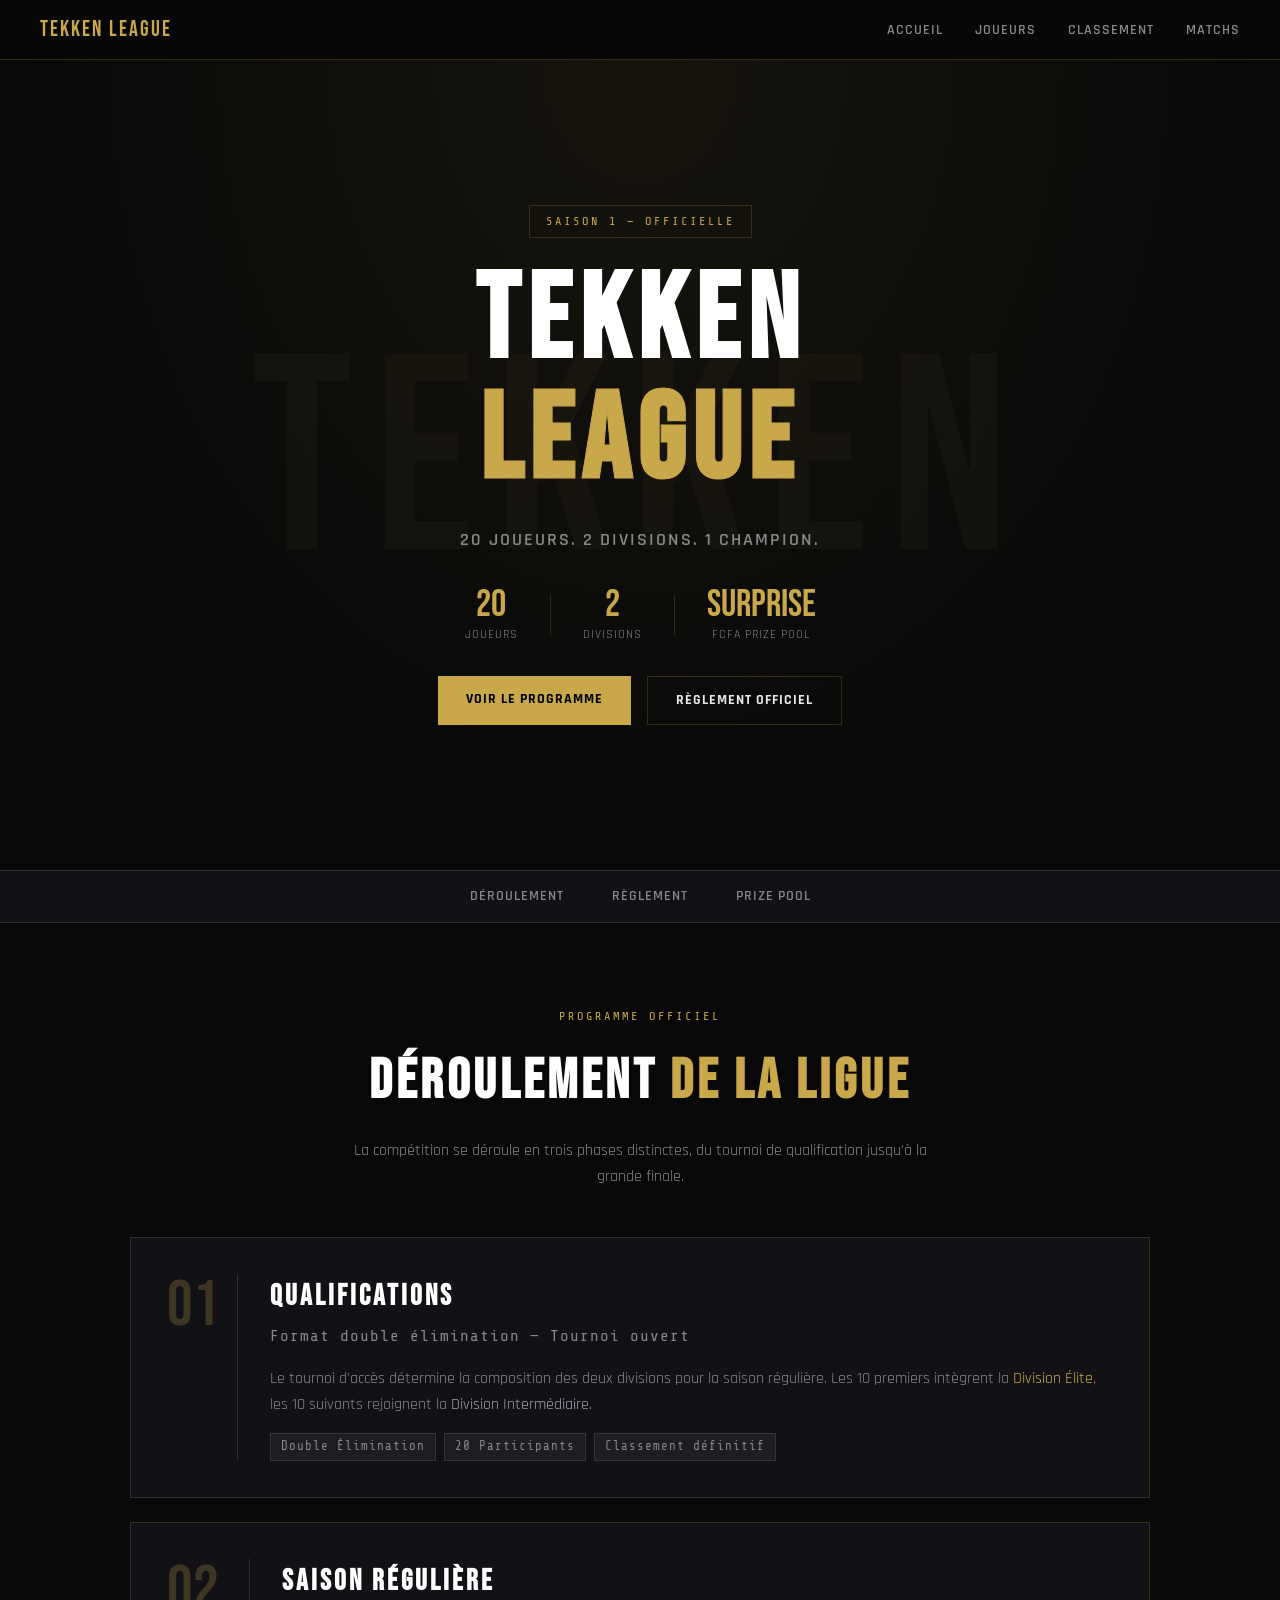
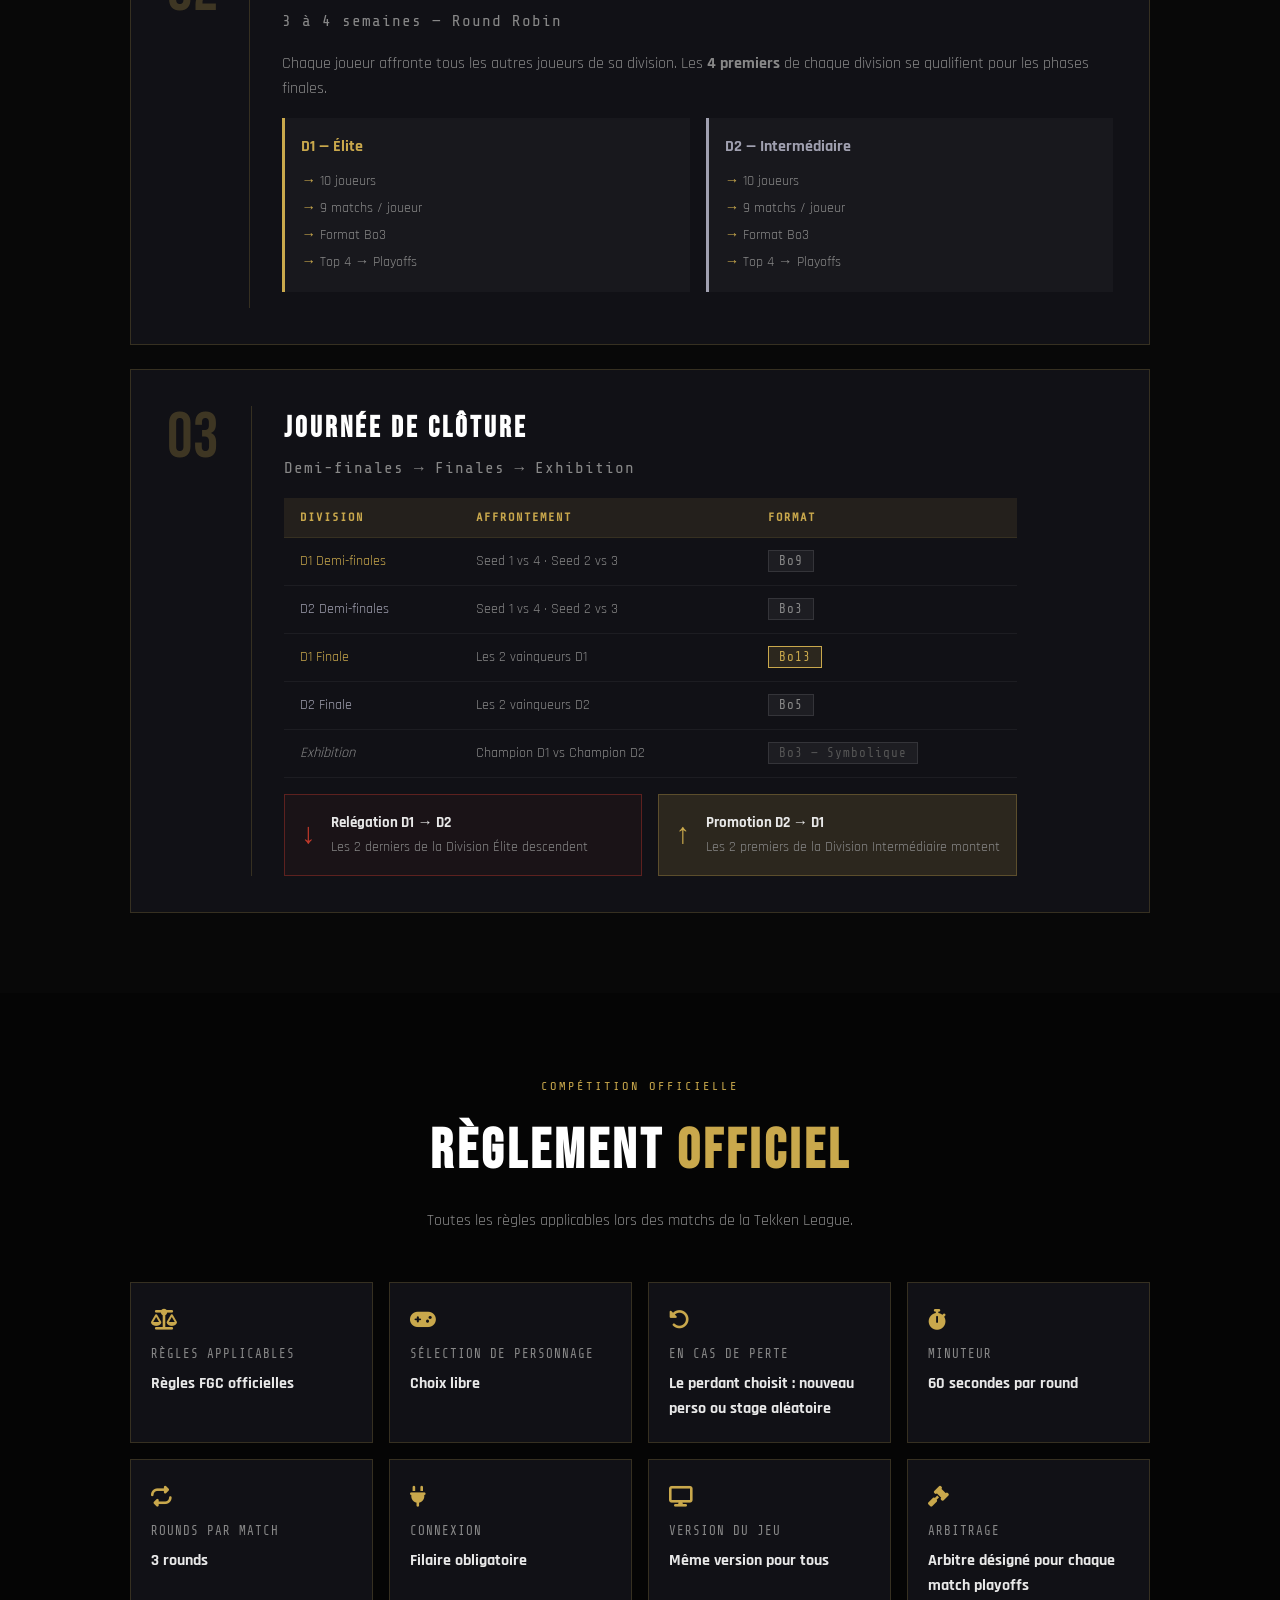
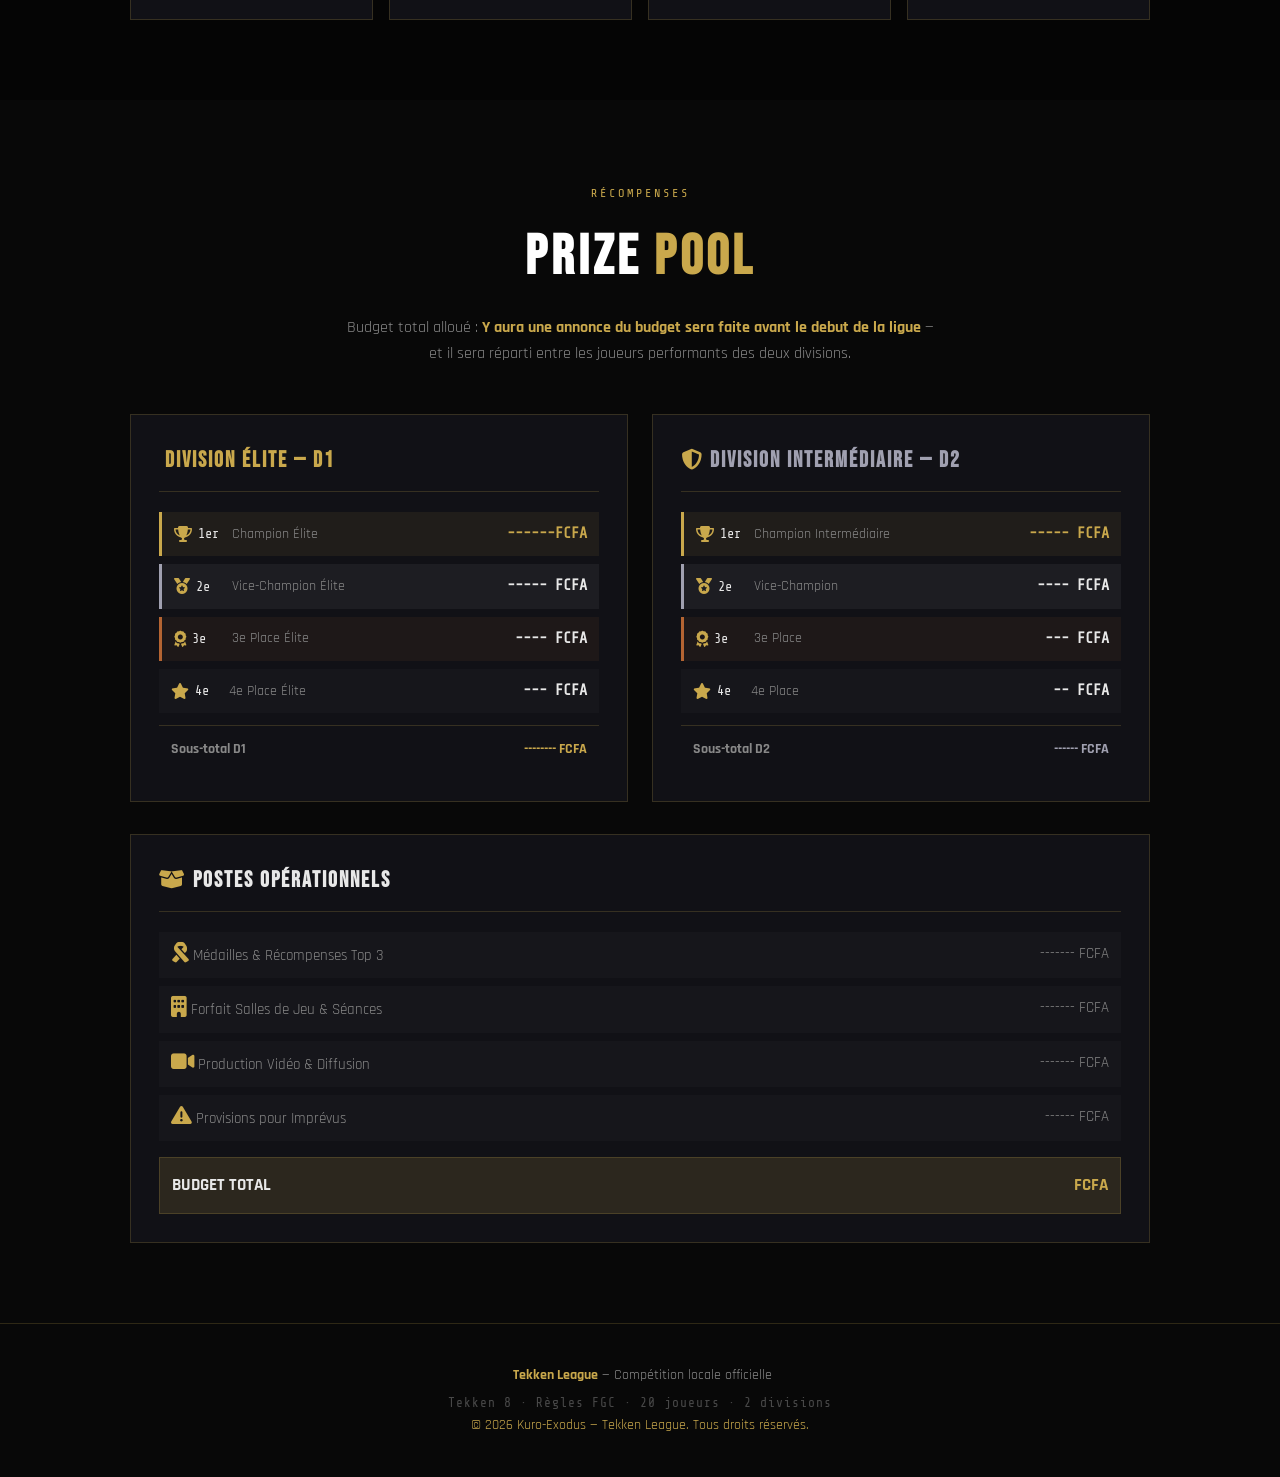
<file: index.html>
<!doctype html>
<html lang="fr">
  <head>
    <meta charset="UTF-8" />
    <meta name="viewport" content="width=device-width, initial-scale=1.0" />
    <title>Tekken League</title>
    <link
      href="https://fonts.googleapis.com/css2?family=Bebas+Neue&family=Rajdhani:wght@400;600;700&family=Share+Tech+Mono&display=swap"
      rel="stylesheet"
    />
    <link
      rel="stylesheet"
      href="https://cdnjs.cloudflare.com/ajax/libs/font-awesome/6.5.0/css/all.min.css"
    />
    <link rel="stylesheet" href="style.css" />
    <style>
      .rule-icon i,
      .prize-rank i,
      .prize-div-title i,
      .ops-item i,
      .ops-budget h3 i {
        color: var(--gold);
        font-size: 1.3rem;
      }
      .prize-rank {
        display: flex;
        align-items: center;
        gap: 6px;
        min-width: 50px;
      }
      .prize-rank i {
        font-size: 1rem;
      }
    </style>
  </head>
  <body>
    <!-- NAVBAR -->
    <nav>
      <a href="index.html" class="logo">TEKKEN LEAGUE</a>
      <ul>
        <li><a href="index.html">Accueil</a></li>
        <li><a href="joueurs.html">Joueurs</a></li>
        <li><a href="classement.html">Classement</a></li>
        <li><a href="matchs.html">Matchs</a></li>
      </ul>
    </nav>

    <!-- HERO -->
    <section class="hero">
      <div class="hero-bg-text">TEKKEN</div>
      <div class="hero-content">
        <div class="hero-badge">SAISON 1 — OFFICIELLE</div>
        <h1 class="hero-title">TEKKEN<span class="gold">LEAGUE</span></h1>
        <p class="hero-subtitle">20 joueurs. 2 divisions. 1 champion.</p>
        <div class="hero-stats">
          <div class="stat">
            <span class="stat-number">20</span>
            <span class="stat-label">Joueurs</span>
          </div>
          <div class="stat-divider"></div>
          <div class="stat">
            <span class="stat-number">2</span>
            <span class="stat-label">Divisions</span>
          </div>
          <div class="stat-divider"></div>
          <div class="stat">
            <span class="stat-number">Surprise</span>
            <span class="stat-label">FCFA Prize Pool</span>
          </div>
        </div>
        <div class="hero-links">
          <a href="#deroulement" class="btn-primary">Voir le programme</a>
          <a href="#reglement" class="btn-outline">Règlement officiel</a>
        </div>
      </div>
    </section>

    <!-- NAVIGATION INTERNE -->
    <div class="inner-nav">
      <a href="#deroulement">Déroulement</a>
      <a href="#reglement">Règlement</a>
      <a href="#prizepool">Prize Pool</a>
    </div>

    <!-- SECTION DÉROULEMENT -->
    <section class="section" id="deroulement">
      <div class="section-header">
        <span class="section-tag">Programme officiel</span>
        <h2 class="section-title">
          DÉROULEMENT <span class="gold">DE LA LIGUE</span>
        </h2>
        <p class="section-desc">
          La compétition se déroule en trois phases distinctes, du tournoi de
          qualification jusqu'à la grande finale.
        </p>
      </div>

      <div class="phases">
        <!-- PHASE 1 -->
        <div class="phase-card">
          <div class="phase-number">01</div>
          <div class="phase-content">
            <h3>Qualifications</h3>
            <p class="phase-format">
              Format double élimination — Tournoi ouvert
            </p>
            <p>
              Le tournoi d'accès détermine la composition des deux divisions
              pour la saison régulière. Les 10 premiers intègrent la
              <span class="gold">Division Élite</span>, les 10 suivants
              rejoignent la <span class="silver">Division Intermédiaire</span>.
            </p>
            <div class="phase-tags">
              <span class="tag">Double Élimination</span>
              <span class="tag">20 Participants</span>
              <span class="tag">Classement définitif</span>
            </div>
          </div>
        </div>

        <!-- PHASE 2 -->
        <div class="phase-card">
          <div class="phase-number">02</div>
          <div class="phase-content">
            <h3>Saison Régulière</h3>
            <p class="phase-format">3 à 4 semaines — Round Robin</p>
            <p>
              Chaque joueur affronte tous les autres joueurs de sa division. Les
              <strong>4 premiers</strong> de chaque division se qualifient pour
              les phases finales.
            </p>
            <div class="phase-grid">
              <div class="phase-div gold-border">
                <strong class="gold">D1 — Élite</strong>
                <ul>
                  <li>10 joueurs</li>
                  <li>9 matchs / joueur</li>
                  <li>Format Bo3</li>
                  <li>Top 4 → Playoffs</li>
                </ul>
              </div>
              <div class="phase-div silver-border">
                <strong class="silver">D2 — Intermédiaire</strong>
                <ul>
                  <li>10 joueurs</li>
                  <li>9 matchs / joueur</li>
                  <li>Format Bo3</li>
                  <li>Top 4 → Playoffs</li>
                </ul>
              </div>
            </div>
          </div>
        </div>

        <!-- PHASE 3 -->
        <div class="phase-card">
          <div class="phase-number">03</div>
          <div class="phase-content">
            <h3>Journée de Clôture</h3>
            <p class="phase-format">Demi-finales → Finales → Exhibition</p>
            <div class="bracket-table-wrap">
              <table class="bracket-table">
                <thead>
                  <tr>
                    <th>Division</th>
                    <th>Affrontement</th>
                    <th>Format</th>
                  </tr>
                </thead>
                <tbody>
                  <tr>
                    <td><span class="gold">D1 Demi-finales</span></td>
                    <td>Seed 1 vs 4 · Seed 2 vs 3</td>
                    <td><span class="tag">Bo9</span></td>
                  </tr>
                  <tr>
                    <td><span class="silver">D2 Demi-finales</span></td>
                    <td>Seed 1 vs 4 · Seed 2 vs 3</td>
                    <td><span class="tag">Bo3</span></td>
                  </tr>
                  <tr>
                    <td><span class="gold">D1 Finale</span></td>
                    <td>Les 2 vainqueurs D1</td>
                    <td><span class="tag tag-gold">Bo13</span></td>
                  </tr>
                  <tr>
                    <td><span class="silver">D2 Finale</span></td>
                    <td>Les 2 vainqueurs D2</td>
                    <td><span class="tag">Bo5</span></td>
                  </tr>
                  <tr>
                    <td><span class="exhibition">Exhibition</span></td>
                    <td>Champion D1 vs Champion D2</td>
                    <td><span class="tag tag-dim">Bo3 — Symbolique</span></td>
                  </tr>
                </tbody>
              </table>
            </div>
            <div class="promo-relégation">
              <div class="promo-card relegate">
                <span class="arrow">↓</span>
                <div>
                  <strong>Relégation D1 → D2</strong>
                  <p>Les 2 derniers de la Division Élite descendent</p>
                </div>
              </div>
              <div class="promo-card promote">
                <span class="arrow">↑</span>
                <div>
                  <strong>Promotion D2 → D1</strong>
                  <p>Les 2 premiers de la Division Intermédiaire montent</p>
                </div>
              </div>
            </div>
          </div>
        </div>
      </div>
    </section>

    <!-- SECTION RÈGLEMENT -->
    <section class="section section-dark" id="reglement">
      <div class="section-header">
        <span class="section-tag">Compétition officielle</span>
        <h2 class="section-title">
          RÈGLEMENT <span class="gold">OFFICIEL</span>
        </h2>
        <p class="section-desc">
          Toutes les règles applicables lors des matchs de la Tekken League.
        </p>
      </div>

      <div class="rules-grid">
        <div class="rule-card">
          <span class="rule-icon"
            ><i class="fa-solid fa-scale-balanced"></i
          ></span>
          <span class="rule-label">Règles applicables</span>
          <span class="rule-value">Règles FGC officielles</span>
        </div>
        <div class="rule-card">
          <span class="rule-icon"><i class="fa-solid fa-gamepad"></i></span>
          <span class="rule-label">Sélection de personnage</span>
          <span class="rule-value">Choix libre</span>
        </div>
        <div class="rule-card">
          <span class="rule-icon"><i class="fa-solid fa-rotate-left"></i></span>
          <span class="rule-label">En cas de perte</span>
          <span class="rule-value"
            >Le perdant choisit : nouveau perso ou stage aléatoire</span
          >
        </div>
        <div class="rule-card">
          <span class="rule-icon"><i class="fa-solid fa-stopwatch"></i></span>
          <span class="rule-label">Minuteur</span>
          <span class="rule-value">60 secondes par round</span>
        </div>
        <div class="rule-card">
          <span class="rule-icon"><i class="fa-solid fa-repeat"></i></span>
          <span class="rule-label">Rounds par match</span>
          <span class="rule-value">3 rounds</span>
        </div>
        <div class="rule-card">
          <span class="rule-icon"><i class="fa-solid fa-plug"></i></span>
          <span class="rule-label">Connexion</span>
          <span class="rule-value gold">Filaire obligatoire</span>
        </div>
        <div class="rule-card">
          <span class="rule-icon"><i class="fa-solid fa-display"></i></span>
          <span class="rule-label">Version du jeu</span>
          <span class="rule-value">Même version pour tous</span>
        </div>
        <div class="rule-card">
          <span class="rule-icon"><i class="fa-solid fa-gavel"></i></span>
          <span class="rule-label">Arbitrage</span>
          <span class="rule-value"
            >Arbitre désigné pour chaque match playoffs</span
          >
        </div>
      </div>
    </section>

    <!-- SECTION PRIZE POOL -->
    <section class="section" id="prizepool">
      <div class="section-header">
        <span class="section-tag">Récompenses</span>
        <h2 class="section-title">PRIZE <span class="gold">POOL</span></h2>
        <p class="section-desc">
          Budget total alloué :
          <strong class="gold"
            >Y aura une annonce du budget sera faite avant le debut de la
            ligue</strong
          >
          — et il sera réparti entre les joueurs performants des deux divisions.
        </p>
      </div>

      <div class="prize-container">
        <div class="prize-division">
          <h3 class="prize-div-title gold">
            <i class="fa-solid fa-sword"></i> Division Élite — D1
          </h3>
          <div class="prize-list">
            <div class="prize-row first">
              <span class="prize-rank"
                ><i class="fa-solid fa-trophy"></i> 1er</span
              >
              <span class="prize-name">Champion Élite</span>
              <span class="prize-amount gold">------FCFA</span>
            </div>
            <div class="prize-row second">
              <span class="prize-rank"
                ><i class="fa-solid fa-medal"></i> 2e</span
              >
              <span class="prize-name">Vice-Champion Élite</span>
              <span class="prize-amount">----- FCFA</span>
            </div>
            <div class="prize-row third">
              <span class="prize-rank"
                ><i class="fa-solid fa-award"></i> 3e</span
              >
              <span class="prize-name">3e Place Élite</span>
              <span class="prize-amount">---- FCFA</span>
            </div>
            <div class="prize-row">
              <span class="prize-rank"
                ><i class="fa-solid fa-star"></i> 4e</span
              >
              <span class="prize-name">4e Place Élite</span>
              <span class="prize-amount">--- FCFA</span>
            </div>
            <div class="prize-subtotal">
              <span>Sous-total D1</span>
              <span class="gold">-------- FCFA</span>
            </div>
          </div>
        </div>

        <div class="prize-division">
          <h3 class="prize-div-title silver">
            <i class="fa-solid fa-shield-halved"></i> Division Intermédiaire —
            D2
          </h3>
          <div class="prize-list">
            <div class="prize-row first">
              <span class="prize-rank"
                ><i class="fa-solid fa-trophy"></i> 1er</span
              >
              <span class="prize-name">Champion Intermédiaire</span>
              <span class="prize-amount gold">----- FCFA</span>
            </div>
            <div class="prize-row second">
              <span class="prize-rank"
                ><i class="fa-solid fa-medal"></i> 2e</span
              >
              <span class="prize-name">Vice-Champion</span>
              <span class="prize-amount">---- FCFA</span>
            </div>
            <div class="prize-row third">
              <span class="prize-rank"
                ><i class="fa-solid fa-award"></i> 3e</span
              >
              <span class="prize-name">3e Place</span>
              <span class="prize-amount">--- FCFA</span>
            </div>
            <div class="prize-row">
              <span class="prize-rank"
                ><i class="fa-solid fa-star"></i> 4e</span
              >
              <span class="prize-name">4e Place</span>
              <span class="prize-amount">-- FCFA</span>
            </div>
            <div class="prize-subtotal">
              <span>Sous-total D2</span>
              <span class="silver">------ FCFA</span>
            </div>
          </div>
        </div>
      </div>

      <div class="ops-budget">
        <h3><i class="fa-solid fa-box-open"></i> Postes Opérationnels</h3>
        <div class="ops-grid">
          <div class="ops-item">
            <span
              ><i class="fa-solid fa-ribbon"></i> Médailles & Récompenses Top
              3</span
            >
            <span>------- FCFA</span>
          </div>
          <div class="ops-item">
            <span
              ><i class="fa-solid fa-building"></i> Forfait Salles de Jeu &
              Séances</span
            >
            <span>------- FCFA</span>
          </div>
          <div class="ops-item">
            <span
              ><i class="fa-solid fa-video"></i> Production Vidéo &
              Diffusion</span
            >
            <span>------- FCFA</span>
          </div>
          <div class="ops-item">
            <span
              ><i class="fa-solid fa-triangle-exclamation"></i> Provisions pour
              Imprévus</span
            >
            <span>------ FCFA</span>
          </div>
          <div class="ops-total">
            <span>BUDGET TOTAL</span>
            <span class="gold"> FCFA</span>
          </div>
        </div>
      </div>
    </section>

    <!-- FOOTER -->
    <footer>
      <p>
        <i class="fa-solid fa-swords" style="color: var(--gold)"></i>
        <strong>Tekken League</strong> — Compétition locale officielle
      </p>
      <p class="footer-sub">Tekken 8 · Règles FGC · 20 joueurs · 2 divisions</p>
      <p style="color: #c9a84c">
        © 2026 Kuro-Exodus — Tekken League. Tous droits réservés.
      </p>
    </footer>

    <script src="script.js"></script>
  </body>
</html>
</file>
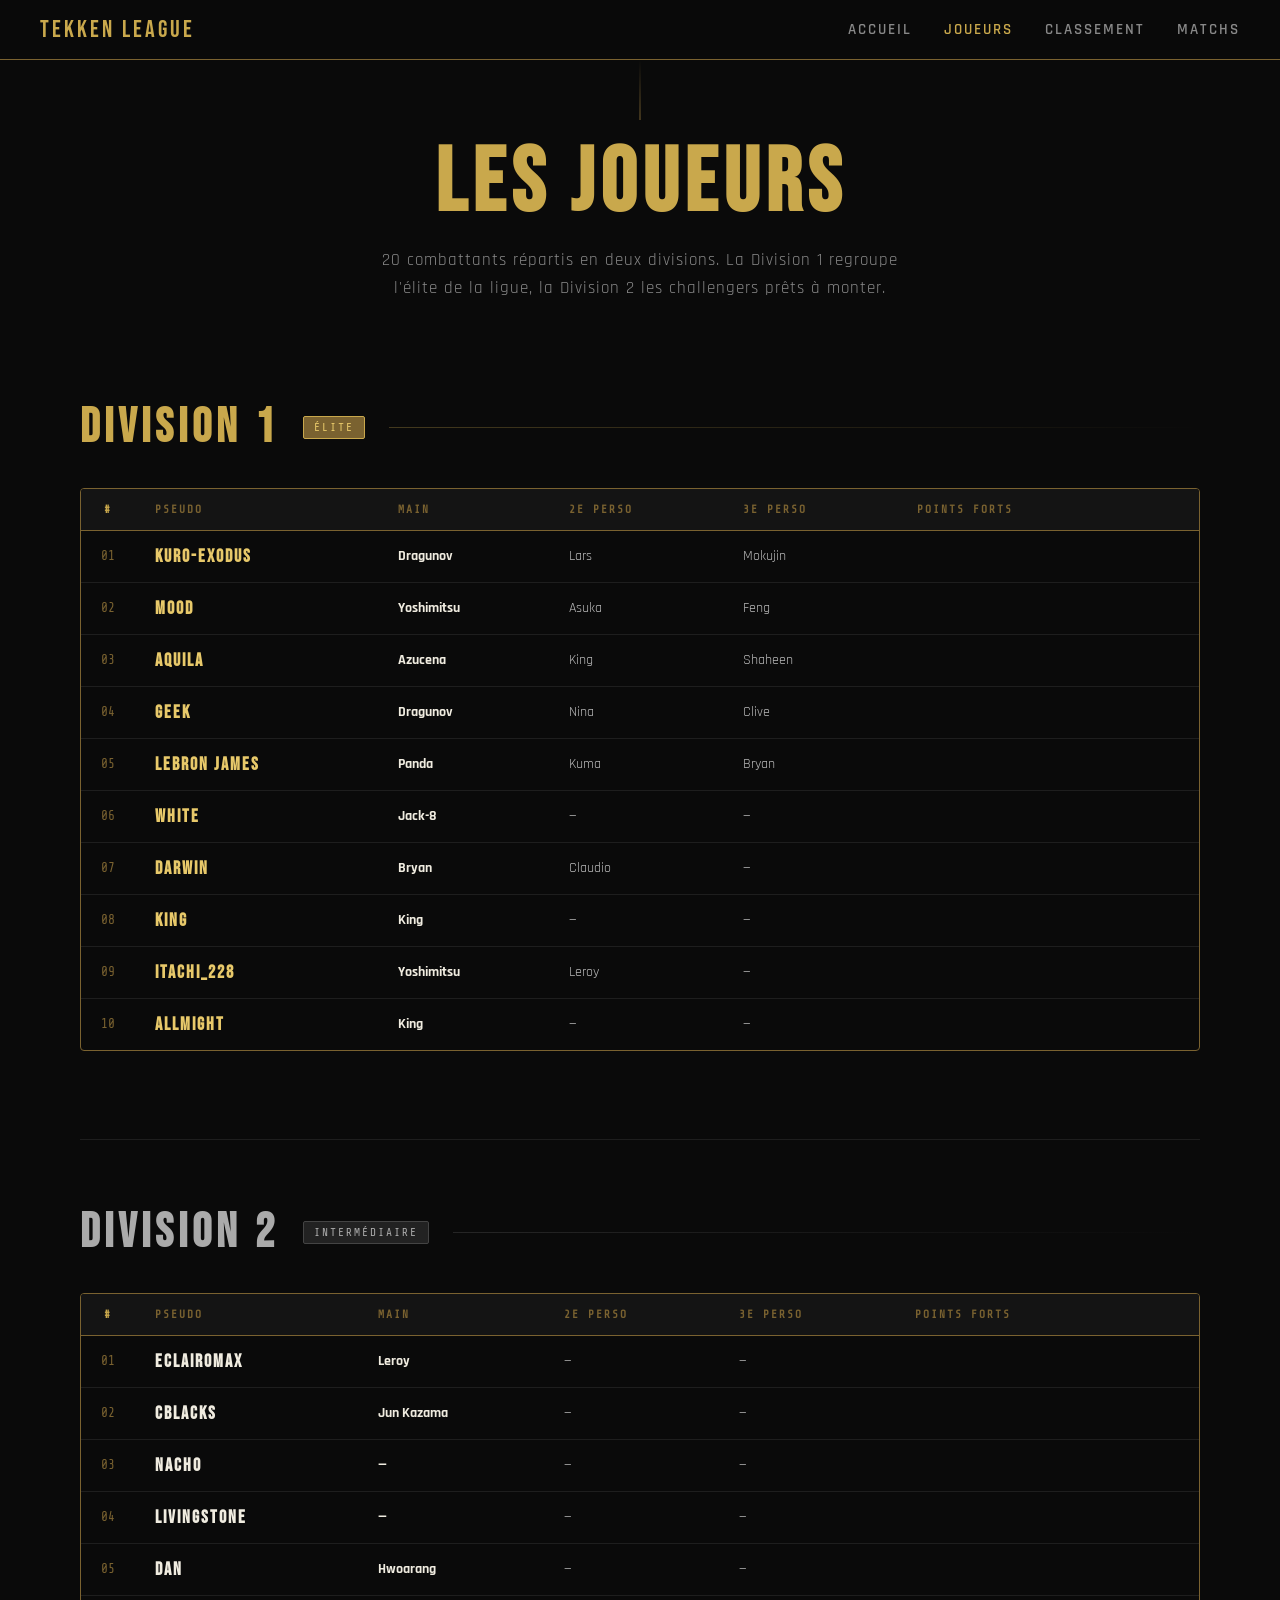
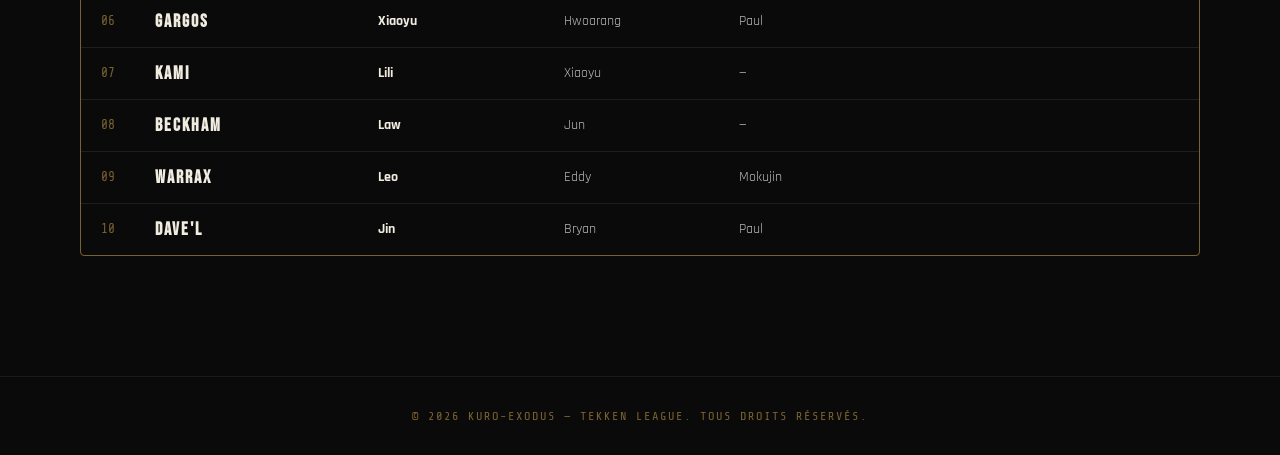
<file: joueurs.html>
<!doctype html>
<html lang="fr">
  <head>
    <meta charset="UTF-8" />
    <meta name="viewport" content="width=device-width, initial-scale=1.0" />
    <title>Joueurs — Tekken League</title>
    <link
      href="https://fonts.googleapis.com/css2?family=Bebas+Neue&family=Rajdhani:wght@400;600;700&family=Share+Tech+Mono&display=swap"
      rel="stylesheet"
    />

    <style>
      :root {
        --gold: #c9a84c;
        --gold-light: #e8c96a;
        --gold-dim: #7a6230;
        --black: #0a0a0a;
        --black-card: #111111;
        --black-mid: #1a1a1a;
        --white: #f0ece0;
        --grey: #888;
      }

      *,
      *::before,
      *::after {
        box-sizing: border-box;
        margin: 0;
        padding: 0;
      }

      html {
        scroll-behavior: smooth;
      }

      body {
        background-color: var(--black);
        color: var(--white);
        font-family: "Rajdhani", sans-serif;
        min-height: 100vh;
        overflow-x: hidden;
      }

      /* ── NAVBAR ── */
      nav {
        position: sticky;
        top: 0;
        z-index: 100;
        background: rgba(10, 10, 10, 0.95);
        border-bottom: 1px solid var(--gold-dim);
        display: flex;
        align-items: center;
        justify-content: space-between;
        padding: 0 2.5rem;
        height: 60px;
        backdrop-filter: blur(8px);
      }

      .nav-logo {
        font-family: "Bebas Neue", sans-serif;
        font-size: 1.5rem;
        color: var(--gold);
        letter-spacing: 3px;
        text-decoration: none;
      }

      .nav-links {
        display: flex;
        gap: 2rem;
        list-style: none;
      }

      .nav-links a {
        font-family: "Rajdhani", sans-serif;
        font-weight: 600;
        font-size: 0.95rem;
        letter-spacing: 2px;
        text-transform: uppercase;
        color: var(--grey);
        text-decoration: none;
        transition: color 0.25s;
      }

      .nav-links a:hover,
      .nav-links a.active {
        color: var(--gold);
      }

      /* ── INTRO OVERLAY ── */
      #intro-overlay {
        position: fixed;
        inset: 0;
        z-index: 999;
        background: var(--black);
        display: flex;
        flex-direction: column;
        align-items: center;
        justify-content: center;
        gap: 1.2rem;
        animation: fadeOutOverlay 0.6s ease 2.8s forwards;
        pointer-events: none;
      }

      #intro-overlay .intro-title {
        font-family: "Bebas Neue", sans-serif;
        font-size: clamp(3rem, 8vw, 7rem);
        color: var(--gold);
        letter-spacing: 8px;
        opacity: 0;
        transform: translateY(30px);
        animation: slideUp 0.7s ease 0.2s forwards;
      }

      #intro-overlay .intro-sub {
        font-family: "Share Tech Mono", monospace;
        font-size: clamp(0.85rem, 2vw, 1.1rem);
        color: var(--grey);
        letter-spacing: 4px;
        text-transform: uppercase;
        opacity: 0;
        animation: fadeIn 0.5s ease 1s forwards;
      }

      #intro-overlay .intro-line {
        width: 0;
        height: 1px;
        background: var(--gold);
        animation: expandLine 0.8s ease 0.7s forwards;
      }

      @keyframes slideUp {
        to {
          opacity: 1;
          transform: translateY(0);
        }
      }
      @keyframes fadeIn {
        to {
          opacity: 1;
        }
      }
      @keyframes expandLine {
        to {
          width: 220px;
        }
      }
      @keyframes fadeOutOverlay {
        to {
          opacity: 0;
          pointer-events: none;
          visibility: hidden;
        }
      }

      /* ── HERO ── */
      .page-hero {
        padding: 5rem 2.5rem 3rem;
        text-align: center;
        position: relative;
      }

      .page-hero::before {
        content: "";
        position: absolute;
        top: 0;
        left: 50%;
        transform: translateX(-50%);
        width: 1px;
        height: 60px;
        background: linear-gradient(to bottom, transparent, var(--gold-dim));
      }

      .page-hero h1 {
        font-family: "Bebas Neue", sans-serif;
        font-size: clamp(3rem, 7vw, 6rem);
        color: var(--gold);
        letter-spacing: 6px;
        line-height: 1;
      }

      .page-hero p {
        margin-top: 1rem;
        font-size: 1.05rem;
        color: var(--grey);
        letter-spacing: 1px;
        max-width: 560px;
        margin-inline: auto;
        line-height: 1.7;
      }

      /* ── SECTION TITRE DIVISION ── */
      .section-division {
        padding: 3rem 2.5rem 1.5rem;
        max-width: 1200px;
        margin: 0 auto;
      }

      .division-header {
        display: flex;
        align-items: center;
        gap: 1.5rem;
        margin-bottom: 2rem;
      }

      .division-header h2 {
        font-family: "Bebas Neue", sans-serif;
        font-size: clamp(2rem, 4vw, 3rem);
        letter-spacing: 5px;
        white-space: nowrap;
      }

      .d1-title {
        color: var(--gold);
      }
      .d2-title {
        color: #aaa;
      }

      .division-header .badge {
        font-family: "Share Tech Mono", monospace;
        font-size: 0.7rem;
        letter-spacing: 2px;
        padding: 4px 10px;
        border-radius: 2px;
        text-transform: uppercase;
      }

      .badge-elite {
        background: var(--gold-dim);
        color: var(--gold-light);
        border: 1px solid var(--gold);
      }

      .badge-inter {
        background: #222;
        color: #aaa;
        border: 1px solid #444;
      }

      .division-header .line {
        flex: 1;
        height: 1px;
        background: linear-gradient(to right, currentColor, transparent);
        opacity: 0.3;
      }

      /* ── TABLE ── */
      .table-wrapper {
        overflow-x: auto;
        margin-bottom: 4rem;
        border: 1px solid var(--gold-dim);
        border-radius: 4px;
      }

      table {
        width: 100%;
        border-collapse: collapse;
        font-family: "Rajdhani", sans-serif;
      }

      thead tr {
        background: #141414;
      }

      thead th {
        font-family: "Share Tech Mono", monospace;
        font-size: 0.7rem;
        letter-spacing: 2px;
        text-transform: uppercase;
        color: var(--gold-dim);
        padding: 14px 20px;
        text-align: left;
        border-bottom: 1px solid var(--gold-dim);
        white-space: nowrap;
      }

      thead th:first-child {
        color: var(--gold);
        width: 50px;
        text-align: center;
      }

      tbody tr {
        border-bottom: 1px solid #1e1e1e;
        transition: background 0.2s;
      }

      tbody tr:last-child {
        border-bottom: none;
      }

      tbody tr:hover {
        background: #161610;
      }

      tbody td {
        padding: 14px 20px;
        font-size: 1rem;
        font-weight: 600;
        color: var(--white);
        vertical-align: middle;
      }

      tbody td:first-child {
        font-family: "Share Tech Mono", monospace;
        font-size: 0.8rem;
        color: var(--gold-dim);
        text-align: center;
        font-weight: 400;
      }

      /* Colonne pseudo */
      .pseudo-cell {
        font-family: "Bebas Neue", sans-serif;
        font-size: 1.15rem;
        letter-spacing: 2px;
        color: var(--gold-light) !important;
      }

      .d2-table .pseudo-cell {
        color: var(--white) !important;
      }

      /* Colonnes perso */
      .char-cell {
        font-size: 0.9rem;
        color: #bbb !important;
        font-weight: 400;
      }

      .char-cell.main {
        color: var(--white) !important;
        font-weight: 700;
      }

      /* Colonne points forts */
      .strengths-cell {
        font-size: 0.88rem;
        color: var(--grey) !important;
        font-style: italic;
        font-weight: 400;
        min-width: 180px;
      }

      /* séparateur entre sections */
      .section-sep {
        max-width: 1200px;
        margin: 0 auto 1rem;
        padding: 0 2.5rem;
      }

      .section-sep hr {
        border: none;
        border-top: 1px solid #1e1e1e;
      }

      /* ── FOOTER ── */
      footer {
        text-align: center;
        padding: 2rem;
        border-top: 1px solid #1a1a1a;
        margin-top: 2rem;
      }

      footer p {
        font-family: "Share Tech Mono", monospace;
        font-size: 0.75rem;
        color: var(--gold-dim);
        letter-spacing: 2px;
        text-transform: uppercase;
      }

      @media (max-width: 768px) {
        /* ── NAVBAR ── */
        nav {
          flex-direction: column;
          height: auto;
          padding: 1rem 1.5rem;
          gap: 0.8rem;
        }

        nav ul {
          gap: 1rem;
          flex-wrap: wrap;
          justify-content: center;
        }

        nav ul li a {
          font-size: 0.8rem;
        }

        /* ── HERO ── */
        .hero {
          padding: 60px 20px;
          min-height: auto;
        }

        .hero-bg-text {
          font-size: clamp(80px, 30vw, 140px);
        }

        .hero-title {
          font-size: clamp(48px, 15vw, 72px);
          letter-spacing: 4px;
        }

        .hero-stats {
          gap: 16px;
          flex-wrap: wrap;
          justify-content: center;
        }

        .stat-divider {
          display: none;
        }

        .hero-links {
          flex-direction: column;
          align-items: center;
          width: 100%;
        }

        .btn-primary,
        .btn-outline {
          width: 100%;
          text-align: center;
          padding: 14px 20px;
        }

        /* ── INNER NAV ── */
        .inner-nav {
          gap: 20px;
          flex-wrap: wrap;
          padding: 12px 1rem;
        }

        .inner-nav a {
          font-size: 0.8rem;
        }

        /* ── SECTIONS ── */
        .section {
          padding: 50px 20px;
        }

        .section-dark .section-header {
          padding: 0 20px;
        }

        .section-title {
          font-size: clamp(28px, 8vw, 40px);
        }

        /* ── PHASES ── */
        .phase-card {
          flex-direction: column;
          gap: 16px;
          padding: 24px 20px;
        }

        .phase-number {
          border-right: none;
          border-bottom: 1px solid var(--border);
          padding-right: 0;
          padding-bottom: 12px;
          font-size: 2.5rem;
        }

        .phase-grid {
          grid-template-columns: 1fr;
        }

        .promo-relégation {
          grid-template-columns: 1fr;
        }

        /* ── RÈGLEMENT ── */
        .rules-grid {
          grid-template-columns: 1fr 1fr;
          padding: 0 20px;
        }

        /* ── PRIZE POOL ── */
        .prize-container {
          grid-template-columns: 1fr;
        }

        /* ── BRACKET TABLE ── */
        .bracket-table-wrap {
          overflow-x: auto;
        }

        .bracket-table {
          font-size: 0.8rem;
          min-width: 400px;
        }

        /* ── FOOTER ── */
        footer {
          padding: 24px 20px;
          font-size: 0.85rem;
        }
      }

      /* ── TRÈS PETIT ÉCRAN ── */
      @media (max-width: 480px) {
        .rules-grid {
          grid-template-columns: 1fr;
        }

        .hero-badge {
          font-size: 0.65rem;
          letter-spacing: 2px;
        }

        .hero-subtitle {
          font-size: 0.9rem;
        }

        .stat-number {
          font-size: 1.8rem;
        }
      }
    </style>
  </head>
  <body>
    <!-- INTRO OVERLAY -->
    <div id="intro-overlay">
      <div class="intro-title">LES JOUEURS</div>
      <div class="intro-line"></div>
      <div class="intro-sub">20 combattants · 2 divisions · 1 championnat</div>
    </div>

    <!-- NAVBAR -->
    <nav>
      <a href="index.html" class="nav-logo">Tekken League</a>
      <ul class="nav-links">
        <li><a href="index.html">Accueil</a></li>
        <li><a href="joueurs.html" class="active">Joueurs</a></li>
        <li><a href="classement.html">Classement</a></li>
        <li><a href="matchs.html">Matchs</a></li>
      </ul>
    </nav>

    <!-- HERO -->
    <section class="page-hero">
      <h1>Les Joueurs</h1>
      <p>
        20 combattants répartis en deux divisions. La Division 1 regroupe
        l'élite de la ligue, la Division 2 les challengers prêts à monter.
      </p>
    </section>

    <!-- DIVISION 1 -->
    <section class="section-division">
      <div class="division-header">
        <h2 class="d1-title">Division 1</h2>
        <span class="badge badge-elite">Élite</span>
        <div class="line" style="color: var(--gold)"></div>
      </div>

      <div class="table-wrapper">
        <table class="d1-table">
          <thead>
            <tr>
              <th>#</th>
              <th>Pseudo</th>
              <th>Main</th>
              <th>2e Perso</th>
              <th>3e Perso</th>
              <th>Points Forts</th>
            </tr>
          </thead>
          <tbody>
            <tr>
              <td>01</td>
              <td class="pseudo-cell">Kuro-Exodus</td>
              <td class="char-cell main">Dragunov</td>
              <td class="char-cell">Lars</td>
              <td class="char-cell">Mokujin</td>
              <td class="strengths-cell"></td>
            </tr>
            <tr>
              <td>02</td>
              <td class="pseudo-cell">Mood</td>
              <td class="char-cell main">Yoshimitsu</td>
              <td class="char-cell">Asuka</td>
              <td class="char-cell">Feng</td>
              <td class="strengths-cell"></td>
            </tr>
            <tr>
              <td>03</td>
              <td class="pseudo-cell">Aquila</td>
              <td class="char-cell main">Azucena</td>
              <td class="char-cell">King</td>
              <td class="char-cell">Shaheen</td>
              <td class="strengths-cell"></td>
            </tr>
            <tr>
              <td>04</td>
              <td class="pseudo-cell">Geek</td>
              <td class="char-cell main">Dragunov</td>
              <td class="char-cell">Nina</td>
              <td class="char-cell">Clive</td>
              <td class="strengths-cell"></td>
            </tr>
            <tr>
              <td>05</td>
              <td class="pseudo-cell">LeBron James</td>
              <td class="char-cell main">Panda</td>
              <td class="char-cell">Kuma</td>
              <td class="char-cell">Bryan</td>
              <td class="strengths-cell"></td>
            </tr>
            <tr>
              <td>06</td>
              <td class="pseudo-cell">White</td>
              <td class="char-cell main">Jack-8</td>
              <td class="char-cell">—</td>
              <td class="char-cell">—</td>
              <td class="strengths-cell"></td>
            </tr>
            <tr>
              <td>07</td>
              <td class="pseudo-cell">Darwin</td>
              <td class="char-cell main">Bryan</td>
              <td class="char-cell">Claudio</td>
              <td class="char-cell">—</td>
              <td class="strengths-cell"></td>
            </tr>
            <tr>
              <td>08</td>
              <td class="pseudo-cell">King</td>
              <td class="char-cell main">King</td>
              <td class="char-cell">—</td>
              <td class="char-cell">—</td>
              <td class="strengths-cell"></td>
            </tr>
            <tr>
              <td>09</td>
              <td class="pseudo-cell">Itachi_228</td>
              <td class="char-cell main">Yoshimitsu</td>
              <td class="char-cell">Leroy</td>
              <td class="char-cell">—</td>
              <td class="strengths-cell"></td>
            </tr>
            <tr>
              <td>10</td>
              <td class="pseudo-cell">Allmight</td>
              <td class="char-cell main">King</td>
              <td class="char-cell">—</td>
              <td class="char-cell">—</td>
              <td class="strengths-cell"></td>
            </tr>
          </tbody>
        </table>
      </div>
    </section>

    <div class="section-sep"><hr /></div>

    <!-- DIVISION 2 -->
    <section class="section-division">
      <div class="division-header">
        <h2 class="d2-title">Division 2</h2>
        <span class="badge badge-inter">Intermédiaire</span>
        <div class="line" style="color: #666"></div>
      </div>

      <div class="table-wrapper">
        <table class="d2-table">
          <thead>
            <tr>
              <th>#</th>
              <th>Pseudo</th>
              <th>Main</th>
              <th>2e Perso</th>
              <th>3e Perso</th>
              <th>Points Forts</th>
            </tr>
          </thead>
          <tbody>
            <tr>
              <td>01</td>
              <td class="pseudo-cell">Eclairomax</td>
              <td class="char-cell main">Leroy</td>
              <td class="char-cell">—</td>
              <td class="char-cell">—</td>
              <td class="strengths-cell"></td>
            </tr>
            <tr>
              <td>02</td>
              <td class="pseudo-cell">CBlacks</td>
              <td class="char-cell main">Jun Kazama</td>
              <td class="char-cell">—</td>
              <td class="char-cell">—</td>
              <td class="strengths-cell"></td>
            </tr>
            <tr>
              <td>03</td>
              <td class="pseudo-cell">Nacho</td>
              <td class="char-cell main">—</td>
              <td class="char-cell">—</td>
              <td class="char-cell">—</td>
              <td class="strengths-cell"></td>
            </tr>
            <tr>
              <td>04</td>
              <td class="pseudo-cell">Livingstone</td>
              <td class="char-cell main">—</td>
              <td class="char-cell">—</td>
              <td class="char-cell">—</td>
              <td class="strengths-cell"></td>
            </tr>
            <tr>
              <td>05</td>
              <td class="pseudo-cell">Dan</td>
              <td class="char-cell main">Hwoarang</td>
              <td class="char-cell">—</td>
              <td class="char-cell">—</td>
              <td class="strengths-cell"></td>
            </tr>
            <tr>
              <td>06</td>
              <td class="pseudo-cell">Gargos</td>
              <td class="char-cell main">Xiaoyu</td>
              <td class="char-cell">Hwoarang</td>
              <td class="char-cell">Paul</td>
              <td class="strengths-cell"></td>
            </tr>
            <tr>
              <td>07</td>
              <td class="pseudo-cell">Kami</td>
              <td class="char-cell main">Lili</td>
              <td class="char-cell">Xiaoyu</td>
              <td class="char-cell">—</td>
              <td class="strengths-cell"></td>
            </tr>
            <tr>
              <td>08</td>
              <td class="pseudo-cell">Beckham</td>
              <td class="char-cell main">Law</td>
              <td class="char-cell">Jun</td>
              <td class="char-cell">—</td>
              <td class="strengths-cell"></td>
            </tr>
            <tr>
              <td>09</td>
              <td class="pseudo-cell">Warrax</td>
              <td class="char-cell main">Leo</td>
              <td class="char-cell">Eddy</td>
              <td class="char-cell">Mokujin</td>
              <td class="strengths-cell"></td>
            </tr>
            <tr>
              <td>10</td>
              <td class="pseudo-cell">Dave'l</td>
              <td class="char-cell main">Jin</td>
              <td class="char-cell">Bryan</td>
              <td class="char-cell">Paul</td>
              <td class="strengths-cell"></td>
            </tr>
          </tbody>
        </table>
      </div>
    </section>

    <!-- FOOTER -->
    <footer>
      <p>© 2026 Kuro-Exodus — Tekken League. Tous droits réservés.</p>
    </footer>
  </body>
</html>
</file>
<file: style.css>
/* ===========================
   RESET & BASE
=========================== */
* {
  margin: 0;
  padding: 0;
  box-sizing: border-box;
}

:root {
  --gold: #c9a84c;
  --gold-light: #e8c96a;
  --gold-dim: rgba(201, 168, 76, 0.15);
  --silver: #a0a0b0;
  --bg: #080808;
  --bg-card: #111116;
  --bg-dark: #050505;
  --border: rgba(201, 168, 76, 0.2);
  --text: #e8e8e8;
  --text-dim: #888;
  --red: #c0392b;
  --second-red: rgb(242, 105, 119);
}

html {
  scroll-behavior: smooth;
}

body {
  background-color: var(--bg);
  color: var(--text);
  font-family: "Rajdhani", sans-serif;
  font-size: 16px;
  line-height: 1.6;
}

.gold {
  color: var(--gold);
}
.silver {
  color: var(--silver);
}

/* ===========================
   NAVBAR
=========================== */
nav {
  position: sticky;
  top: 0;
  z-index: 100;
  background-color: rgba(8, 8, 8, 0.95);
  backdrop-filter: blur(10px);
  border-bottom: 1px solid var(--border);
  padding: 0 40px;
  display: flex;
  justify-content: space-between;
  align-items: center;
  height: 60px;
}

nav .logo {
  color: var(--gold);
  font-family: "Bebas Neue", sans-serif;
  font-size: 1.4rem;
  letter-spacing: 2px;
  text-decoration: none;
}

nav ul {
  list-style: none;
  display: flex;
  gap: 32px;
}

nav ul li a {
  color: var(--text-dim);
  text-decoration: none;
  font-size: 0.9rem;
  font-weight: 600;
  letter-spacing: 1px;
  text-transform: uppercase;
  transition: color 0.2s;
}

nav ul li a:hover {
  color: var(--gold);
}

/* ===========================
   HERO
=========================== */
.hero {
  position: relative;
  min-height: 90vh;
  display: flex;
  align-items: center;
  justify-content: center;
  text-align: center;
  overflow: hidden;
  padding: 80px 20px;
  background: radial-gradient(
    ellipse at 50% 0%,
    rgba(201, 168, 76, 0.08) 0%,
    transparent 70%
  );
}

.hero-bg-text {
  position: absolute;
  font-family: "Bebas Neue", sans-serif;
  font-size: clamp(120px, 25vw, 280px);
  color: rgba(201, 168, 76, 0.04);
  letter-spacing: 20px;
  user-select: none;
  pointer-events: none;
  top: 50%;
  transform: translateY(-50%);
}

.hero-content {
  position: relative;
  z-index: 2;
  display: flex;
  flex-direction: column;
  align-items: center;
  gap: 24px;
}

.hero-badge {
  font-family: "Share Tech Mono", monospace;
  font-size: 0.75rem;
  color: var(--gold);
  letter-spacing: 3px;
  border: 1px solid var(--border);
  padding: 6px 16px;
  text-transform: uppercase;
}

.hero-title {
  font-family: "Bebas Neue", sans-serif;
  font-size: clamp(60px, 12vw, 120px);
  letter-spacing: 8px;
  line-height: 1;
  color: #fff;
}

.hero-title .gold {
  display: block;
  color: var(--gold);
  -webkit-text-stroke: 1px var(--gold);
}

.hero-subtitle {
  font-size: 1.1rem;
  color: var(--text-dim);
  letter-spacing: 2px;
  text-transform: uppercase;
  font-weight: 600;
}

.hero-stats {
  display: flex;
  align-items: center;
  gap: 32px;
  margin-top: 8px;
}

.stat {
  display: flex;
  flex-direction: column;
  align-items: center;
}

.stat-number {
  font-family: "Bebas Neue", sans-serif;
  font-size: 2.4rem;
  color: var(--gold);
  line-height: 1;
}

.stat-label {
  font-size: 0.75rem;
  color: var(--text-dim);
  letter-spacing: 1px;
  text-transform: uppercase;
}

.stat-divider {
  width: 1px;
  height: 40px;
  background: var(--border);
}

.hero-links {
  display: flex;
  gap: 16px;
  margin-top: 8px;
}

.btn-primary {
  background: var(--gold);
  color: #000;
  padding: 12px 28px;
  font-family: "Rajdhani", sans-serif;
  font-weight: 700;
  font-size: 0.9rem;
  letter-spacing: 1px;
  text-transform: uppercase;
  text-decoration: none;
  transition:
    background 0.2s,
    transform 0.2s;
}

.btn-primary:hover {
  background: var(--gold-light);
  transform: translateY(-2px);
}

.btn-outline {
  border: 1px solid var(--border);
  color: var(--text);
  padding: 12px 28px;
  font-family: "Rajdhani", sans-serif;
  font-weight: 700;
  font-size: 0.9rem;
  letter-spacing: 1px;
  text-transform: uppercase;
  text-decoration: none;
  transition:
    border-color 0.2s,
    color 0.2s,
    transform 0.2s;
}

.btn-outline:hover {
  border-color: var(--gold);
  color: var(--gold);
  transform: translateY(-2px);
}

/* ===========================
   INNER NAV
=========================== */
.inner-nav {
  background: var(--bg-card);
  border-top: 1px solid var(--border);
  border-bottom: 1px solid var(--border);
  display: flex;
  justify-content: center;
  gap: 48px;
  padding: 14px;
}

.inner-nav a {
  color: var(--text-dim);
  text-decoration: none;
  font-weight: 600;
  font-size: 0.9rem;
  letter-spacing: 1px;
  text-transform: uppercase;
  transition: color 0.2s;
}

.inner-nav a:hover {
  color: var(--gold);
}

/* ===========================
   SECTIONS
=========================== */
.section {
  padding: 80px 40px;
  max-width: 1100px;
  margin: 0 auto;
}

.section-dark {
  background: var(--bg-dark);
  max-width: 100%;
  padding: 80px 0;
}

.section-dark > * {
  max-width: 1100px;
  margin-left: auto;
  margin-right: auto;
  padding-left: 40px;
  padding-right: 40px;
}

.section-dark .section-header {
  max-width: 1100px;
  margin: 0 auto 48px;
  padding: 0 40px;
}

.section-header {
  text-align: center;
  margin-bottom: 48px;
}

.section-tag {
  font-family: "Share Tech Mono", monospace;
  font-size: 0.75rem;
  color: var(--gold);
  letter-spacing: 3px;
  text-transform: uppercase;
}

.section-title {
  font-family: "Bebas Neue", sans-serif;
  font-size: clamp(36px, 6vw, 56px);
  letter-spacing: 4px;
  margin-top: 8px;
  color: #fff;
}

.section-desc {
  color: var(--text-dim);
  margin-top: 12px;
  font-size: 1rem;
  max-width: 600px;
  margin-left: auto;
  margin-right: auto;
}

/* ===========================
   PHASES
=========================== */
.phases {
  display: flex;
  flex-direction: column;
  gap: 24px;
}

.phase-card {
  background: var(--bg-card);
  border: 1px solid var(--border);
  padding: 36px;
  display: flex;
  gap: 32px;
  transition: border-color 0.3s;
}

.phase-card:hover {
  border-color: var(--gold);
}

.phase-number {
  font-family: "Bebas Neue", sans-serif;
  font-size: 4rem;
  color: var(--gold-dim);
  line-height: 1;
  min-width: 60px;
  border-right: 1px solid var(--border);
  padding-right: 32px;
  display: flex;
  align-items: flex-start;
  color: rgba(201, 168, 76, 0.25);
}

.phase-content h3 {
  font-family: "Bebas Neue", sans-serif;
  font-size: 1.8rem;
  letter-spacing: 3px;
  color: #fff;
  margin-bottom: 4px;
}

.phase-format {
  font-family: "Share Tech Mono", monospace;
  font-size: 0.8rem;
  color: var(--gold);
  margin-bottom: 12px;
  letter-spacing: 1px;
}

.phase-content p {
  color: var(--text-dim);
  font-size: 1rem;
  margin-bottom: 16px;
}

.phase-tags {
  display: flex;
  gap: 8px;
  flex-wrap: wrap;
}

.tag {
  background: rgba(255, 255, 255, 0.05);
  border: 1px solid rgba(255, 255, 255, 0.1);
  padding: 3px 10px;
  font-size: 0.78rem;
  font-family: "Share Tech Mono", monospace;
  color: var(--text-dim);
  letter-spacing: 1px;
}

.tag-gold {
  background: var(--gold-dim);
  border-color: var(--gold);
  color: var(--gold);
}

.tag-dim {
  color: #555;
}

.phase-grid {
  display: grid;
  grid-template-columns: 1fr 1fr;
  gap: 16px;
  margin: 16px 0;
}

.phase-div {
  background: rgba(255, 255, 255, 0.03);
  border-left: 3px solid;
  padding: 16px;
}

.gold-border {
  border-color: var(--gold);
}
.silver-border {
  border-color: var(--silver);
}

.phase-div ul {
  list-style: none;
  margin-top: 8px;
}

.phase-div ul li {
  font-size: 0.9rem;
  color: var(--text-dim);
  padding: 2px 0;
}

.phase-div ul li::before {
  content: "→ ";
  color: var(--gold);
}

/* TABLE */
.bracket-table-wrap {
  overflow-x: auto;
  margin: 16px 0;
}

.bracket-table {
  width: 100%;
  border-collapse: collapse;
  font-size: 0.9rem;
}

.bracket-table th {
  background: rgba(201, 168, 76, 0.1);
  color: var(--gold);
  font-family: "Share Tech Mono", monospace;
  font-size: 0.75rem;
  letter-spacing: 2px;
  text-transform: uppercase;
  padding: 10px 16px;
  text-align: left;
  border-bottom: 1px solid var(--border);
}

.bracket-table td {
  padding: 12px 16px;
  border-bottom: 1px solid rgba(255, 255, 255, 0.05);
  color: var(--text-dim);
}

.bracket-table tr:hover td {
  background: rgba(255, 255, 255, 0.02);
}

.exhibition {
  color: #888;
  font-style: italic;
}

/* PROMOTION/RELÉGATION */
.promo-relégation {
  display: grid;
  grid-template-columns: 1fr 1fr;
  gap: 16px;
  margin-top: 16px;
}

.promo-card {
  display: flex;
  align-items: center;
  gap: 16px;
  padding: 16px;
  border: 1px solid;
}

.promo-card.relegate {
  border-color: rgba(192, 57, 43, 0.4);
  background: rgba(192, 57, 43, 0.05);
}

.promo-card.promote {
  border-color: rgba(201, 168, 76, 0.3);
  background: var(--gold-dim);
}

.promo-card .arrow {
  font-size: 1.8rem;
  line-height: 1;
}

.relegate .arrow {
  color: var(--red);
}
.promote .arrow {
  color: var(--gold);
}

.promo-card strong {
  display: block;
  font-size: 0.95rem;
  color: var(--text);
  margin-bottom: 2px;
}

.promo-card p {
  font-size: 0.85rem;
  color: var(--text-dim);
  margin: 0 !important;
}

/* ===========================
   RÈGLEMENT
=========================== */
.rules-grid {
  display: grid;
  grid-template-columns: repeat(auto-fill, minmax(240px, 1fr));
  gap: 16px;
  max-width: 1100px;
  margin: 0 auto;
  padding: 0 40px;
}

.rule-card {
  background: var(--bg-card);
  border: 1px solid var(--border);
  padding: 20px;
  display: flex;
  flex-direction: column;
  gap: 6px;
  transition: border-color 0.2s;
}

.rule-card:hover {
  border-color: var(--gold);
}

.rule-icon {
  font-size: 1.4rem;
}

.rule-label {
  font-size: 0.78rem;
  color: var(--text-dim);
  text-transform: uppercase;
  letter-spacing: 1px;
  font-family: "Share Tech Mono", monospace;
}

.rule-value {
  font-size: 1rem;
  font-weight: 700;
  color: var(--text);
}

/* ===========================
   PRIZE POOL
=========================== */
.prize-container {
  display: grid;
  grid-template-columns: 1fr 1fr;
  gap: 24px;
  margin-bottom: 32px;
}

.prize-division {
  background: var(--bg-card);
  border: 1px solid var(--border);
  padding: 28px;
}

.prize-div-title {
  font-family: "Bebas Neue", sans-serif;
  font-size: 1.4rem;
  letter-spacing: 2px;
  margin-bottom: 20px;
  padding-bottom: 12px;
  border-bottom: 1px solid var(--border);
}

.prize-list {
  display: flex;
  flex-direction: column;
  gap: 8px;
}

.prize-row {
  display: flex;
  justify-content: space-between;
  align-items: center;
  padding: 10px 12px;
  background: rgba(255, 255, 255, 0.02);
}

.prize-row.first {
  background: rgba(201, 168, 76, 0.08);
  border-left: 3px solid var(--gold);
}
.prize-row.second {
  background: rgba(160, 160, 176, 0.08);
  border-left: 3px solid var(--silver);
}
.prize-row.third {
  background: rgba(180, 100, 50, 0.08);
  border-left: 3px solid #b46432;
}

.prize-rank {
  font-family: "Share Tech Mono", monospace;
  font-size: 0.85rem;
  min-width: 50px;
}

.prize-name {
  font-size: 0.9rem;
  color: var(--text-dim);
  flex: 1;
  padding: 0 8px;
}

.prize-amount {
  font-weight: 700;
  font-size: 0.95rem;
  font-family: "Share Tech Mono", monospace;
}

.prize-subtotal {
  display: flex;
  justify-content: space-between;
  padding: 12px;
  border-top: 1px solid var(--border);
  margin-top: 4px;
  font-weight: 700;
  font-size: 0.9rem;
  color: var(--text-dim);
}

/* OPÉRATIONNEL */
.ops-budget {
  background: var(--bg-card);
  border: 1px solid var(--border);
  padding: 28px;
}

.ops-budget h3 {
  font-family: "Bebas Neue", sans-serif;
  font-size: 1.4rem;
  letter-spacing: 2px;
  margin-bottom: 20px;
  padding-bottom: 12px;
  border-bottom: 1px solid var(--border);
}

.ops-grid {
  display: flex;
  flex-direction: column;
  gap: 8px;
}

.ops-item {
  display: flex;
  justify-content: space-between;
  padding: 10px 12px;
  background: rgba(255, 255, 255, 0.02);
  font-size: 0.95rem;
  color: var(--text-dim);
}

.ops-total {
  display: flex;
  justify-content: space-between;
  padding: 14px 12px;
  background: var(--gold-dim);
  border: 1px solid var(--border);
  font-weight: 700;
  font-size: 1.05rem;
  margin-top: 8px;
  color: var(--text);
}

/* ===========================
FOOTER
=========================== */
footer {
  text-align: center;
  padding: 40px;
  border-top: 1px solid var(--border);
  color: var(--text-dim);
  font-size: 0.9rem;
}

footer strong {
  color: var(--gold);
}

.footer-sub {
  margin-top: 6px;
  font-size: 0.8rem;
  font-family: "Share Tech Mono", monospace;
  letter-spacing: 1px;
  opacity: 0.5;
}

/* ===========================
   RESPONSIVE — MOBILE FIRST
=========================== */

@media (max-width: 768px) {
  /* ── NAVBAR ── */
  nav {
    flex-direction: column;
    height: auto;
    padding: 1rem 1.5rem;
    gap: 0.8rem;
  }

  nav ul {
    gap: 1rem;
    flex-wrap: wrap;
    justify-content: center;
  }

  nav ul li a {
    font-size: 0.8rem;
  }

  /* ── HERO ── */
  .hero {
    padding: 60px 20px;
    min-height: auto;
  }

  .hero-bg-text {
    font-size: clamp(80px, 30vw, 140px);
  }

  .hero-title {
    font-size: clamp(48px, 15vw, 72px);
    letter-spacing: 4px;
  }

  .hero-stats {
    gap: 16px;
    flex-wrap: wrap;
    justify-content: center;
  }

  .stat-divider {
    display: none;
  }

  .hero-links {
    flex-direction: column;
    align-items: center;
    width: 100%;
  }

  .btn-primary,
  .btn-outline {
    width: 100%;
    text-align: center;
    padding: 14px 20px;
  }

  /* ── INNER NAV ── */
  .inner-nav {
    gap: 20px;
    flex-wrap: wrap;
    padding: 12px 1rem;
  }

  .inner-nav a {
    font-size: 0.8rem;
  }

  /* ── SECTIONS ── */
  .section {
    padding: 50px 20px;
  }

  .section-dark .section-header {
    padding: 0 20px;
  }

  .section-title {
    font-size: clamp(28px, 8vw, 40px);
  }

  /* ── PHASES ── */
  .phase-card {
    flex-direction: column;
    gap: 16px;
    padding: 24px 20px;
  }

  .phase-number {
    border-right: none;
    border-bottom: 1px solid var(--border);
    padding-right: 0;
    padding-bottom: 12px;
    font-size: 2.5rem;
  }

  .phase-grid {
    grid-template-columns: 1fr;
  }

  .promo-relégation {
    grid-template-columns: 1fr;
  }

  /* ── RÈGLEMENT ── */
  .rules-grid {
    grid-template-columns: 1fr 1fr;
    padding: 0 20px;
  }

  /* ── PRIZE POOL ── */
  .prize-container {
    grid-template-columns: 1fr;
  }

  /* ── BRACKET TABLE ── */
  .bracket-table-wrap {
    overflow-x: auto;
  }

  .bracket-table {
    font-size: 0.8rem;
    min-width: 400px;
  }

  /* ── FOOTER ── */
  footer {
    padding: 24px 20px;
    font-size: 0.85rem;
  }
}

/* ── TRÈS PETIT ÉCRAN ── */
@media (max-width: 480px) {
  .rules-grid {
    grid-template-columns: 1fr;
  }

  .hero-badge {
    font-size: 0.65rem;
    letter-spacing: 2px;
  }

  .hero-subtitle {
    font-size: 0.9rem;
  }

  .stat-number {
    font-size: 1.8rem;
  }
}
</file>
